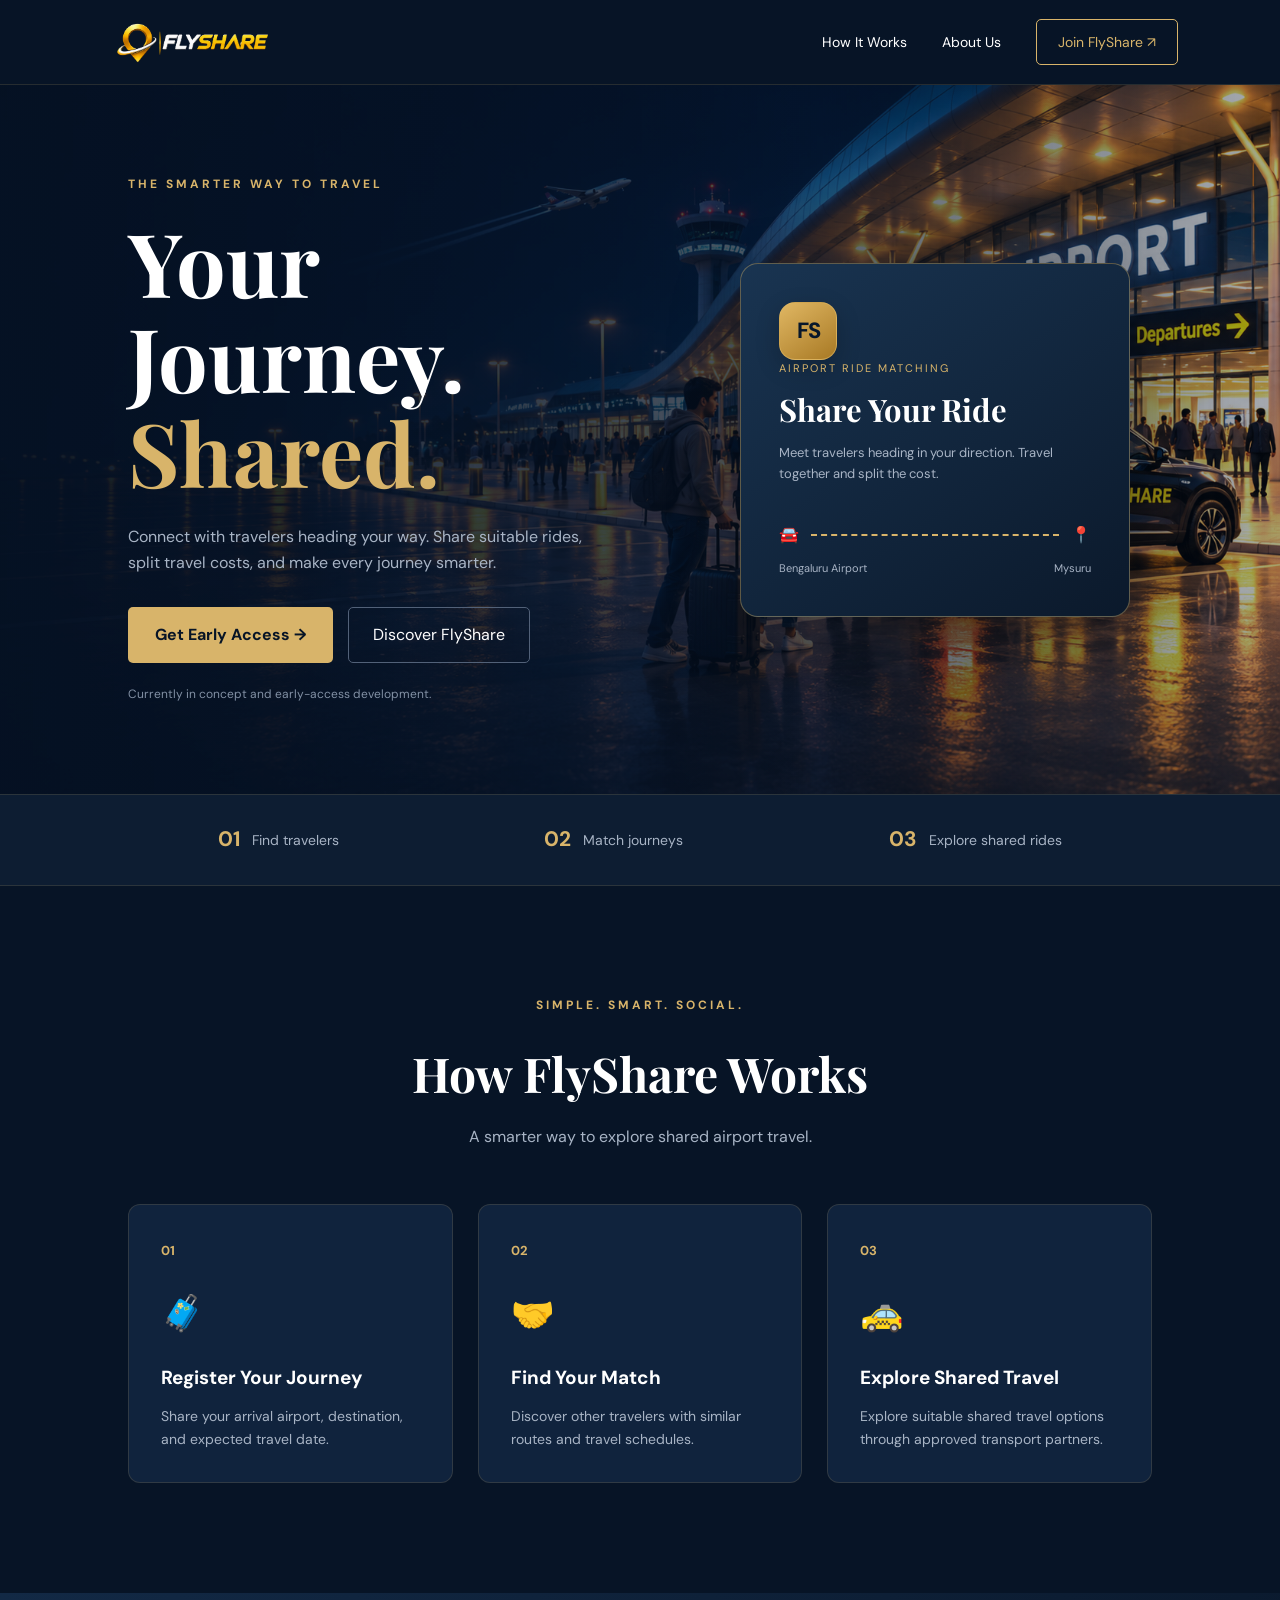
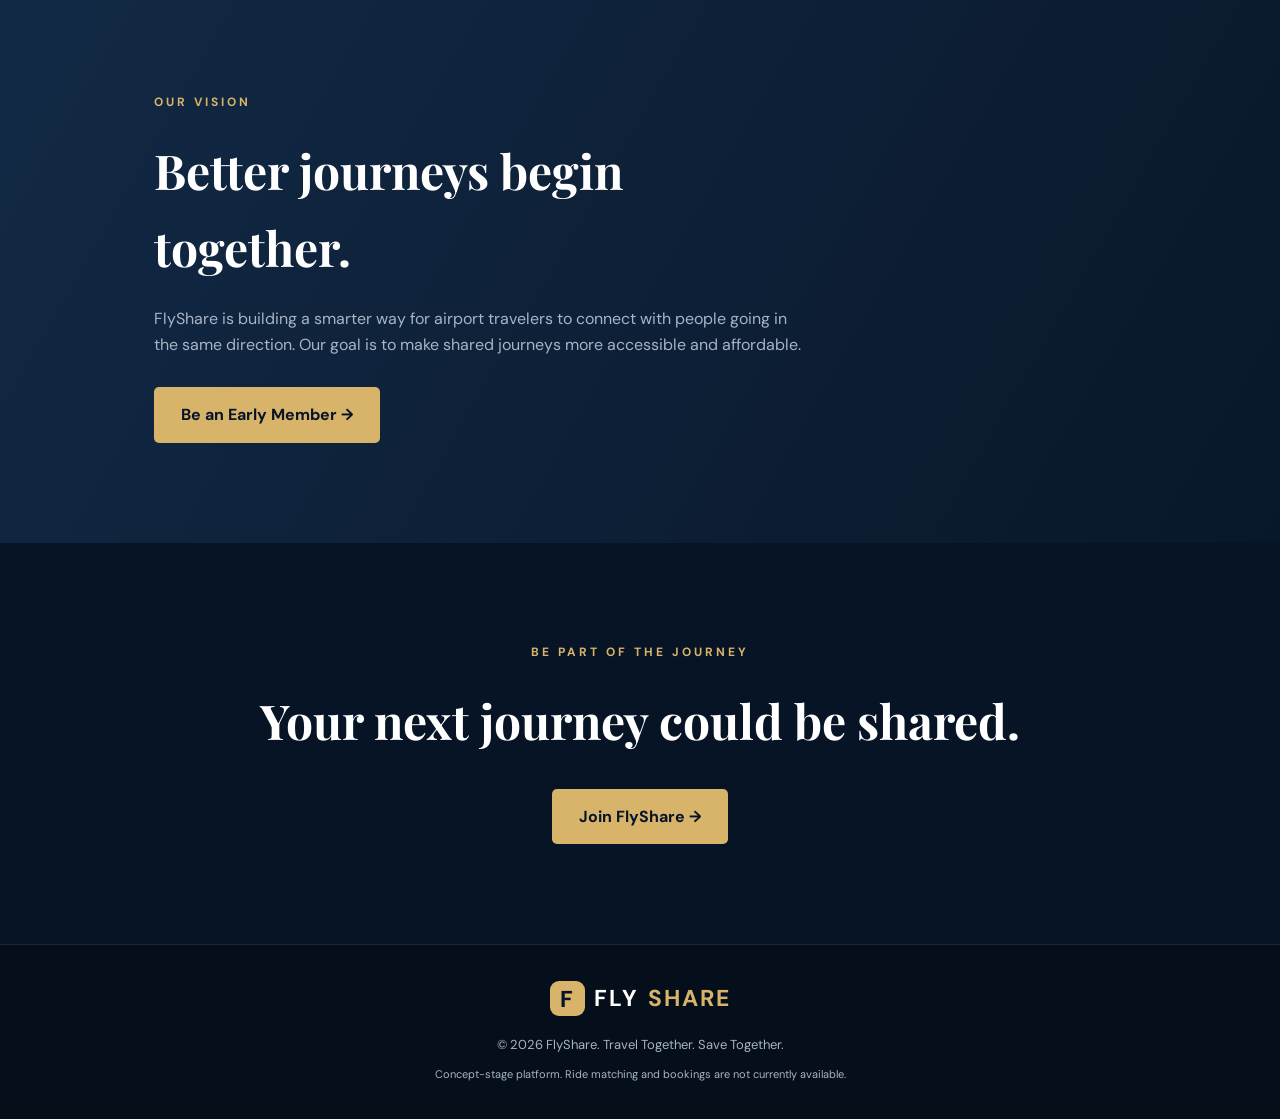
<file: index.html>
<!DOCTYPE html>
<html lang="en">
<head>
    <meta charset="UTF-8">
    <meta name="viewport" content="width=device-width, initial-scale=1.0">
    <title>FlyShare | Travel Together. Save Together.</title>
    <meta name="description" content="FlyShare connects airport travelers heading in similar directions to explore shared travel options.">
    <link rel="stylesheet" href="style.css">
</head>
<body>

    <header class="navbar">
       <a href="index.html" class="brand-logo">
           <img src="flyshare-logo.png" alt="FlyShare Logo">
        </a>

        <nav>
            <a href="#how-it-works">How It Works</a>
            <a href="#about">About Us</a>
            <a href="register.html" class="nav-button">Join FlyShare ↗</a>
        </nav>
    </header>

    <main>
        <section class="hero">
            <div class="hero-content">
                <p class="eyebrow">THE SMARTER WAY TO TRAVEL</p>

                <h1>
                    Your Journey.<br>
                    <span>Shared.</span>
                </h1>

                <p class="hero-description">
                    Connect with travelers heading your way.
                    Share suitable rides, split travel costs,
                    and make every journey smarter.
                </p>

                <div class="hero-buttons">
                    <a href="register.html" class="main-button">
                        Get Early Access →
                    </a>
                    <a href="#how-it-works" class="secondary-button">
                        Discover FlyShare
                    </a>
                </div>

                <p class="hero-note">
                    Currently in concept and early-access development.
                </p>
            </div>

            <div class="hero-visual">
    <div class="visual-card">
        <div class="ride-mark">FS</div>

        <p class="visual-label">AIRPORT RIDE MATCHING</p>

        <h3>Share Your Ride</h3>

        <p>Meet travelers heading in your direction.
           Travel together and split the cost.</p>

        <div class="route-line">
            <span>🚘</span>
            <div></div>
            <span>📍</span>
        </div>

        <div class="route-cities">
            <span>Bengaluru Airport</span>
            <span>Mysuru</span>
        </div>
    </div>
</div>
        </section>

        <section class="trust-strip">
            <div>
                <strong>01</strong>
                <span>Find travelers</span>
            </div>
            <div>
                <strong>02</strong>
                <span>Match journeys</span>
            </div>
            <div>
                <strong>03</strong>
                <span>Explore shared rides</span>
            </div>
        </section>

        <section class="how-section" id="how-it-works">
            <p class="eyebrow">SIMPLE. SMART. SOCIAL.</p>
            <h2>How FlyShare Works</h2>
            <p class="section-description">
                A smarter way to explore shared airport travel.
            </p>

            <div class="steps">
                <article class="step-card">
                    <span class="step-number">01</span>
                    <div class="step-icon">🧳</div>
                    <h3>Register Your Journey</h3>
                    <p>
                        Share your arrival airport, destination,
                        and expected travel date.
                    </p>
                </article>

                <article class="step-card">
                    <span class="step-number">02</span>
                    <div class="step-icon">🤝</div>
                    <h3>Find Your Match</h3>
                    <p>
                        Discover other travelers with similar
                        routes and travel schedules.
                    </p>
                </article>

                <article class="step-card">
                    <span class="step-number">03</span>
                    <div class="step-icon">🚕</div>
                    <h3>Explore Shared Travel</h3>
                    <p>
                        Explore suitable shared travel options
                        through approved transport partners.
                    </p>
                </article>
            </div>
        </section>

        <section class="about-section" id="about">
            <div>
                <p class="eyebrow">OUR VISION</p>
                <h2>Better journeys begin together.</h2>
                <p>
                    FlyShare is building a smarter way for airport
                    travelers to connect with people going in the
                    same direction. Our goal is to make shared
                    journeys more accessible and affordable.
                </p>
                <a href="register.html" class="main-button">
                    Be an Early Member →
                </a>
            </div>
        </section>

        <section class="final-cta">
            <p class="eyebrow">BE PART OF THE JOURNEY</p>
            <h2>Your next journey could be shared.</h2>
            <a href="register.html" class="main-button">
                Join FlyShare →
            </a>
        </section>
    </main>

    <footer>
        <a href="index.html" class="logo">
            <span class="logo-icon">F</span>
            FLY<span>SHARE</span>
        </a>
        <p>© 2026 FlyShare. Travel Together. Save Together.</p>
        <p class="footer-note">
            Concept-stage platform. Ride matching and bookings
            are not currently available.
        </p>
    </footer>

</body>
</html>
</file>
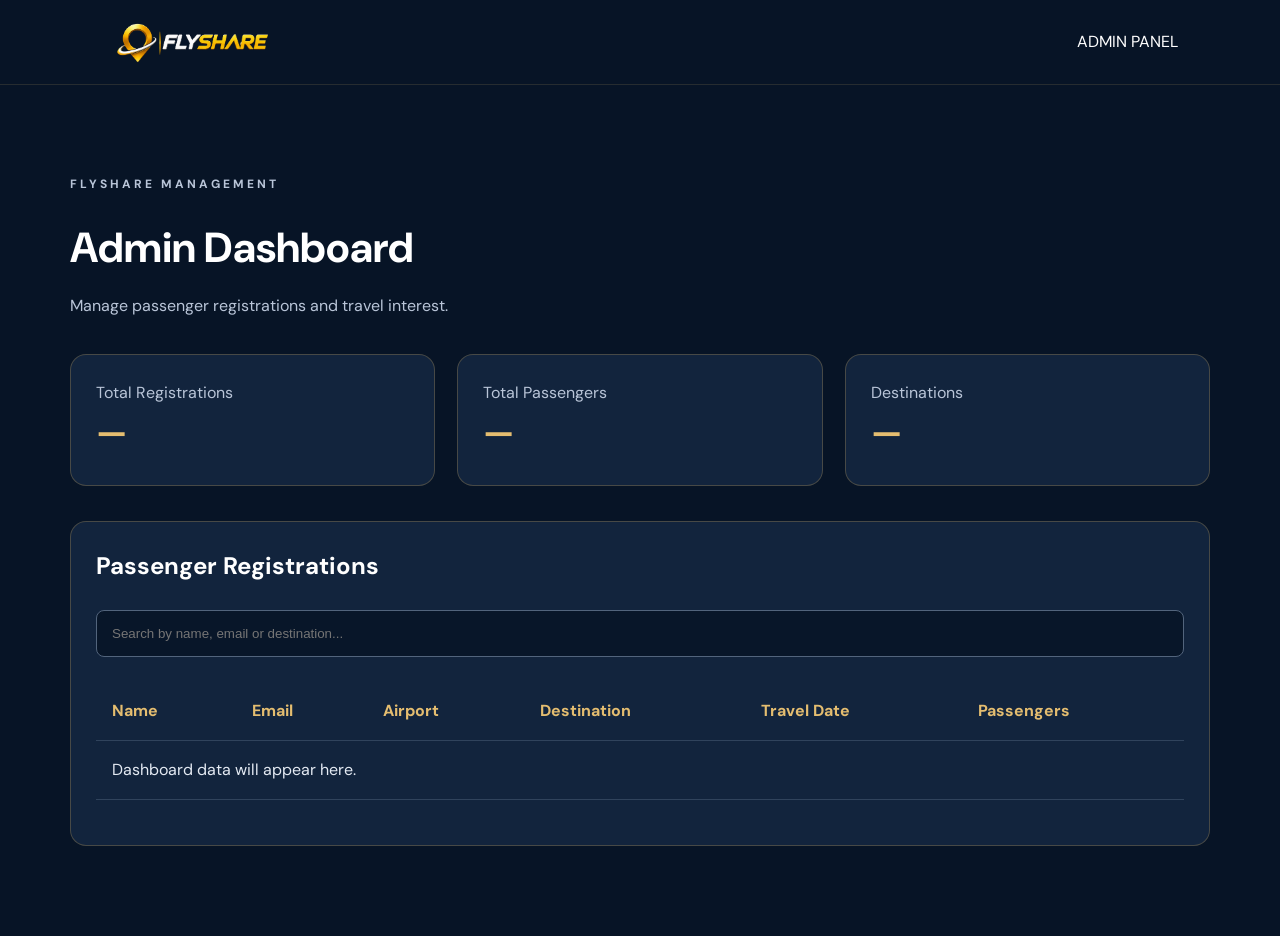
<file: admin.html>
<!DOCTYPE html>
<html lang="en">
<head>
    <meta charset="UTF-8">
    <meta name="viewport" content="width=device-width, initial-scale=1.0">
    <title>FlyShare | Admin Dashboard</title>
    <link rel="stylesheet" href="style.css">
</head>
<body>

<header class="navbar">
    <a href="index.html" class="brand-logo">
         <img src="flyshare-logo.png" alt="FlyShare Logo">
    </a>
    <span>ADMIN PANEL</span>
</header>

<main class="admin-container">

    <section class="admin-heading">
        <p class="eyebrow">FLYSHARE MANAGEMENT</p>
        <h1>Admin Dashboard</h1>
        <p>Manage passenger registrations and travel interest.</p>
    </section>

    <section class="stats-grid">
        <div class="stat-card">
            <p>Total Registrations</p>
            <h2 id="totalRegistrations">—</h2>
        </div>

        <div class="stat-card">
            <p>Total Passengers</p>
            <h2 id="totalPassengers">—</h2>
        </div>

        <div class="stat-card">
            <p>Destinations</p>
            <h2 id="totalDestinations">—</h2>
        </div>
    </section>

    <section class="admin-panel">
        <h2>Passenger Registrations</h2>

        <input
            type="search"
            id="searchPassenger"
            placeholder="Search by name, email or destination..."
        >

        <div class="table-wrapper">
            <table>
                <thead>
                    <tr>
                        <th>Name</th>
                        <th>Email</th>
                        <th>Airport</th>
                        <th>Destination</th>
                        <th>Travel Date</th>
                        <th>Passengers</th>
                    </tr>
                </thead>
                <tbody id="passengerTable">
                    <tr>
                        <td colspan="6">Dashboard data will appear here.</td>
                    </tr>
                </tbody>
            </table>
        </div>

        <p id="adminMessage"></p>
    </section>

</main>

</body>
</html>
</file>
<file: style.css>
@import url('https://fonts.googleapis.com/css2?family=DM+Sans:wght@400;500;600;700&family=Playfair+Display:wght@600;700;800&display=swap');

:root {
    --navy: #071426;
    --navy-light: #10233d;
    --gold: #d8b46a;
    --gold-light: #f0d69c;
    --white: #ffffff;
    --muted: #a8b4c5;
}

* {
    margin: 0;
    padding: 0;
    box-sizing: border-box;
}

html {
    scroll-behavior: smooth;
}

body {
    background: var(--navy);
    color: var(--white);
    font-family: 'DM Sans', sans-serif;
    line-height: 1.6;
}

a {
    text-decoration: none;
    color: inherit;
}

/* NAVIGATION */

.navbar {
    height: 85px;
    padding: 0 8%;
    display: flex;
    justify-content: space-between;
    align-items: center;
    background: var(--navy);
    border-bottom: 1px solid rgba(216,180,106,0.15);
}

.logo {
    font-size: 23px;
    font-weight: 700;
    letter-spacing: 2px;
    display: flex;
    align-items: center;
    gap: 9px;
}

.logo span:last-child {
    color: var(--gold);
}

.logo-icon {
    background: var(--gold);
    color: var(--navy);
    width: 35px;
    height: 35px;
    display: grid;
    place-items: center;
    border-radius: 9px;
    font-weight: 800;
}

.navbar nav {
    display: flex;
    align-items: center;
    gap: 35px;
    font-size: 14px;
}

.navbar nav a:hover {
    color: var(--gold);
}

.nav-button {
    border: 1px solid var(--gold);
    padding: 11px 21px;
    border-radius: 5px;
    color: var(--gold);
}

/* HERO */

.hero {
    min-height: 620px;
    padding: 90px 10%;
    display: grid;
    grid-template-columns: 1.1fr 0.9fr;
    align-items: center;
    gap: 60px;
    background:
    linear-gradient(
        90deg,
        rgba(5, 17, 35, 0.96) 0%,
        rgba(5, 17, 35, 0.78) 48%,
        rgba(5, 17, 35, 0.35) 100%
    ),
    url("airport-bg.jpg") center / cover no-repeat;
}

.eyebrow {
    color: var(--gold);
    font-size: 12px;
    font-weight: 700;
    letter-spacing: 3px;
    margin-bottom: 20px;
}

.hero h1 {
    font-family: 'Playfair Display', serif;
    font-size: clamp(55px, 7vw, 88px);
    line-height: 1.08;
    margin-bottom: 25px;
}

.hero h1 span {
    color: var(--gold);
}

.hero-description {
    color: var(--muted);
    max-width: 480px;
    font-size: 16px;
    margin-bottom: 32px;
}

.hero-buttons {
    display: flex;
    flex-wrap: wrap;
    gap: 15px;
}

.main-button {
    display: inline-block;
    padding: 15px 27px;
    background: var(--gold);
    color: var(--navy);
    font-weight: 700;
    border-radius: 5px;
    transition: 0.3s;
}

.main-button:hover {
    background: var(--gold-light);
    transform: translateY(-3px);
}

.secondary-button {
    padding: 14px 24px;
    border: 1px solid #526178;
    border-radius: 5px;
    color: var(--white);
}

.secondary-button:hover {
    border-color: var(--gold);
    color: var(--gold);
}

.hero-note {
    color: #8290a4;
    font-size: 12px;
    margin-top: 22px;
}

/* HERO VISUAL */

.hero-visual {
    display: flex;
    justify-content: center;
    align-items: center;
}

.visual-card {
    width: 100%;
    max-width: 390px;
    min-height: 330px;
    padding: 38px;
    border: 1px solid rgba(216,180,106,0.4);
    border-radius: 18px;
    background: linear-gradient(145deg, #193451, #0b192b);
    box-shadow: 0 25px 70px rgba(0,0,0,0.3);
}

.plane-icon {
    font-size: 40px;
    margin-bottom: 35px;
    color: var(--gold);
}

.visual-label {
    font-size: 11px;
    letter-spacing: 2px;
    color: var(--gold);
}

.visual-card h3 {
    font-family: 'Playfair Display', serif;
    font-size: 31px;
    margin: 8px 0;
}

.visual-card > p:not(.visual-label) {
    color: var(--muted);
    font-size: 13px;
}

.route-line {
    display: flex;
    align-items: center;
    gap: 12px;
    margin-top: 38px;
    color: var(--gold);
}

.route-line div {
    flex: 1;
    border-top: 2px dashed var(--gold);
}

.route-cities {
    display: flex;
    justify-content: space-between;
    font-size: 11px;
    color: var(--muted);
    margin-top: 12px;
}

/* TRUST STRIP */

.trust-strip {
    padding: 28px 10%;
    display: flex;
    justify-content: space-around;
    flex-wrap: wrap;
    gap: 25px;
    background: #0d1d32;
    border-top: 1px solid rgba(216,180,106,0.15);
    border-bottom: 1px solid rgba(216,180,106,0.15);
}

.trust-strip div {
    display: flex;
    align-items: center;
    gap: 12px;
}

.trust-strip strong {
    color: var(--gold);
    font-size: 21px;
}

.trust-strip span {
    color: var(--muted);
    font-size: 14px;
}

/* HOW IT WORKS */

.how-section {
    padding: 110px 10%;
    text-align: center;
}

.how-section h2,
.about-section h2,
.final-cta h2 {
    font-family: 'Playfair Display', serif;
    font-size: clamp(32px, 4vw, 48px);
}

.section-description {
    color: var(--muted);
    margin-top: 12px;
}

.steps {
    display: grid;
    grid-template-columns: repeat(3, 1fr);
    gap: 25px;
    margin-top: 55px;
    text-align: left;
}

.step-card {
    padding: 32px;
    background: var(--navy-light);
    border: 1px solid rgba(216,180,106,0.16);
    border-radius: 12px;
    transition: 0.3s;
}

.step-card:hover {
    transform: translateY(-7px);
    border-color: var(--gold);
}

.step-number {
    color: var(--gold);
    font-weight: 700;
    font-size: 13px;
}

.step-icon {
    font-size: 35px;
    margin: 22px 0;
}

.step-card h3 {
    font-size: 19px;
    margin-bottom: 12px;
}

.step-card p {
    color: var(--muted);
    font-size: 14px;
}

/* ABOUT */

.about-section {
    padding: 100px 12%;
    background: linear-gradient(120deg, #122945, #09172a);
}

.about-section > div {
    max-width: 650px;
}

.about-section h2 {
    margin-bottom: 20px;
}

.about-section p:not(.eyebrow) {
    color: var(--muted);
    margin-bottom: 30px;
}

/* FINAL CTA */

.final-cta {
    text-align: center;
    padding: 100px 20px;
}

.final-cta h2 {
    margin-bottom: 30px;
}

/* FOOTER */

footer {
    padding: 35px 8%;
    text-align: center;
    background: #050e1b;
    border-top: 1px solid rgba(216,180,106,0.15);
}

footer .logo {
    justify-content: center;
    margin-bottom: 18px;
}

footer p {
    color: var(--muted);
    font-size: 13px;
}

.footer-note {
    margin-top: 10px;
    font-size: 11px;
}

/* MOBILE RESPONSIVE */

@media (max-width: 768px) {
    .navbar {
        padding: 18px 5%;
        height: auto;
        flex-wrap: wrap;
        gap: 18px;
    }

    .navbar nav {
        gap: 15px;
        flex-wrap: wrap;
        font-size: 12px;
    }

    .hero {
        padding: 65px 7%;
        grid-template-columns: 1fr;
        gap: 45px;
    }

    .hero h1 {
        font-size: 57px;
    }

    .hero-visual {
        width: 100%;
    }

    .steps {
        grid-template-columns: 1fr;
    }

    .trust-strip {
        justify-content: flex-start;
        padding: 25px 8%;
    }

    .how-section {
        padding: 75px 7%;
    }

    .about-section {
        padding: 75px 8%;
    }

    .hero-buttons {
        flex-direction: column;
        align-items: flex-start;
    }

    .main-button,
    .secondary-button {
        text-align: center;
    }
}

/* REGISTRATION PAGE */

.registration-page {
    padding: 70px 20px 100px;
    background:
        radial-gradient(ellipse at top right, #193451, transparent 45%),
        var(--navy);
}

.registration-heading {
    max-width: 650px;
    margin: 0 auto 40px;
    text-align: center;
}

.registration-heading h1 {
    font-family: 'Playfair Display', serif;
    font-size: clamp(36px, 5vw, 55px);
    line-height: 1.2;
    margin-bottom: 18px;
}

.registration-heading h1 span {
    color: var(--gold);
}

.registration-heading > p:last-child {
    color: var(--muted);
}

.registration-form {
    max-width: 620px;
    margin: auto;
    padding: 40px;
    background: #10233d;
    border: 1px solid rgba(216,180,106,0.25);
    border-radius: 16px;
    box-shadow: 0 25px 70px rgba(0,0,0,0.25);
}

.registration-form h2 {
    font-family: 'Playfair Display', serif;
    font-size: 25px;
    margin-bottom: 25px;
}

.registration-form .journey-heading {
    margin-top: 35px;
}

.registration-form label {
    display: block;
    color: var(--gold-light);
    font-size: 13px;
    font-weight: 600;
    margin: 20px 0 8px;
}

.registration-form input:not([type="checkbox"]),
.registration-form select {
    width: 100%;
    padding: 15px;
    background: #09182b;
    border: 1px solid #344761;
    border-radius: 6px;
    color: white;
    font-family: inherit;
    font-size: 14px;
    outline: none;
}

.registration-form input:focus,
.registration-form select:focus {
    border-color: var(--gold);
}

.registration-form input::placeholder {
    color: #8290a4;
}

.registration-form select option {
    background: #10233d;
}

.registration-form .consent {
    display: flex;
    align-items: flex-start;
    gap: 10px;
    color: var(--muted);
    font-weight: 400;
    line-height: 1.5;
}

.registration-form .consent input {
    margin-top: 5px;
    accent-color: var(--gold);
}

.registration-form button {
    width: 100%;
    border: none;
    cursor: pointer;
    font-family: inherit;
    font-size: 15px;
    margin-top: 25px;
}

.form-message {
    text-align: center;
    margin-top: 15px;
    color: var(--gold-light);
}

.form-disclaimer {
    text-align: center;
    font-size: 11px;
    color: #8997aa;
    margin-top: 20px;
    line-height: 1.6;
}

@media (max-width: 600px) {
    .registration-page {
        padding: 50px 15px 70px;
    }

    .registration-form {
        padding: 25px 20px;
    }

    .registration-heading h1 {
        font-size: 37px;
    }
}

/* FLYSHARE ADMIN DASHBOARD */

.admin-container {
    max-width: 1200px;
    margin: 60px auto;
    padding: 30px;
}

.admin-heading {
    margin-bottom: 35px;
}

.admin-heading h1 {
    font-size: 42px;
    margin: 12px 0;
}

.admin-heading p {
    color: #b9c5d8;
}

.stats-grid {
    display: grid;
    grid-template-columns: repeat(3, 1fr);
    gap: 22px;
    margin: 35px 0;
}

.stat-card,
.admin-panel {
    background: #12243d;
    border: 1px solid rgba(225, 183, 96, 0.25);
    border-radius: 16px;
    padding: 25px;
}

.stat-card p {
    color: #b9c5d8;
}

.stat-card h2 {
    color: #e4bd70;
    font-size: 34px;
}

.admin-panel h2 {
    margin-bottom: 25px;
}

#searchPassenger {
    width: 100%;
    padding: 15px;
    margin-bottom: 25px;
    background: #081629;
    color: white;
    border: 1px solid #52647c;
    border-radius: 8px;
    box-sizing: border-box;
}

.table-wrapper {
    width: 100%;
    overflow-x: auto;
}

.admin-panel table {
    width: 100%;
    border-collapse: collapse;
    min-width: 750px;
}

.admin-panel th,
.admin-panel td {
    padding: 16px;
    text-align: left;
    border-bottom: 1px solid #30435c;
}

.admin-panel th {
    color: #e4bd70;
}

.admin-panel td {
    color: #e4eaf3;
}

#adminMessage {
    color: #e4bd70;
    margin-top: 20px;
}

@media (max-width: 700px) {
    .stats-grid {
        grid-template-columns: 1fr;
    }

    .admin-container {
        padding: 18px;
    }

    .admin-heading h1 {
        font-size: 32px;
    }
}
.brand-logo {
    display: flex;
    align-items: center;
    text-decoration: none;
}

.brand-logo img {
    width: 180px;
    height: 65px;
    object-fit: contain;
}
/* FLYSHARE WEBSITE ANIMATIONS */

/* Smooth page entrance */
body {
    animation: pageFade 0.8s ease both;
}

@keyframes pageFade {
    from {
        opacity: 0;
    }
    to {
        opacity: 1;
    }
}

/* Headings entrance */
h1, h2, h3 {
    animation: textReveal 0.9s ease both;
}

@keyframes textReveal {
    from {
        opacity: 0;
        transform: translateY(25px);
    }
    to {
        opacity: 1;
        transform: translateY(0);
    }
}

/* Paragraph entrance */
p {
    animation: paragraphReveal 1.1s ease both;
}

@keyframes paragraphReveal {
    from {
        opacity: 0;
        transform: translateY(12px);
    }
    to {
        opacity: 1;
        transform: translateY(0);
    }
}

/* Button hover and click */
button, .main-button, a.button {
    transition: all 0.25s ease;
}

button:hover, .main-button:hover, a.button:hover {
    transform: translateY(-3px);
    box-shadow: 0 8px 22px rgba(224, 183, 99, 0.25);
}

button:active, .main-button:active, a.button:active {
    transform: scale(0.96);
}

/* Navigation hover */
nav a {
    transition: color 0.25s ease;
}

nav a:hover {
    color: #e0b763;
}

/* Cards hover */
.card, .feature-card, .stat-card {
    transition: transform 0.3s ease, box-shadow 0.3s ease;
}

.card:hover, .feature-card:hover, .stat-card:hover {
    transform: translateY(-6px);
    box-shadow: 0 12px 28px rgba(0, 0, 0, 0.25);
}

/* Respect reduced-motion settings */
@media (prefers-reduced-motion: reduce) {
    *, *::before, *::after {
        animation-duration: 0.01ms !important;
        transition-duration: 0.01ms !important;
    }
}
/* Professional FlyShare ride mark */
.ride-mark {
    width: 58px;
    height: 58px;
    display: flex;
    align-items: center;
    justify-content: center;
    border: 1px solid rgba(224, 183, 99, 0.6);
    border-radius: 16px;
    background: linear-gradient(145deg, #e0b763, #a87924);
    color: #07172b;
    font-size: 22px;
    font-weight: 800;
    letter-spacing: -1px;
    box-shadow: 0 8px 24px rgba(0, 0, 0, 0.2);
}
/* FlyShare premium button and link focus styles */

button:focus,
a:focus {
    outline: none;
}

button:focus-visible,
a:focus-visible {
    outline: 2px solid #d4af37;
    outline-offset: 4px;
    border-radius: 6px;
}
/* Remove blue tap highlight on mobile */
* {
    -webkit-tap-highlight-color: transparent;
}

/* Remove mouse/touch focus outline */
button:focus,
a:focus {
    outline: none !important;
    box-shadow: none;
}

/* Keep a gold focus indicator for keyboard navigation */
button:focus-visible,
a:focus-visible {
    outline: 2px solid #d4af37 !important;
    outline-offset: 4px;
}
</file>
